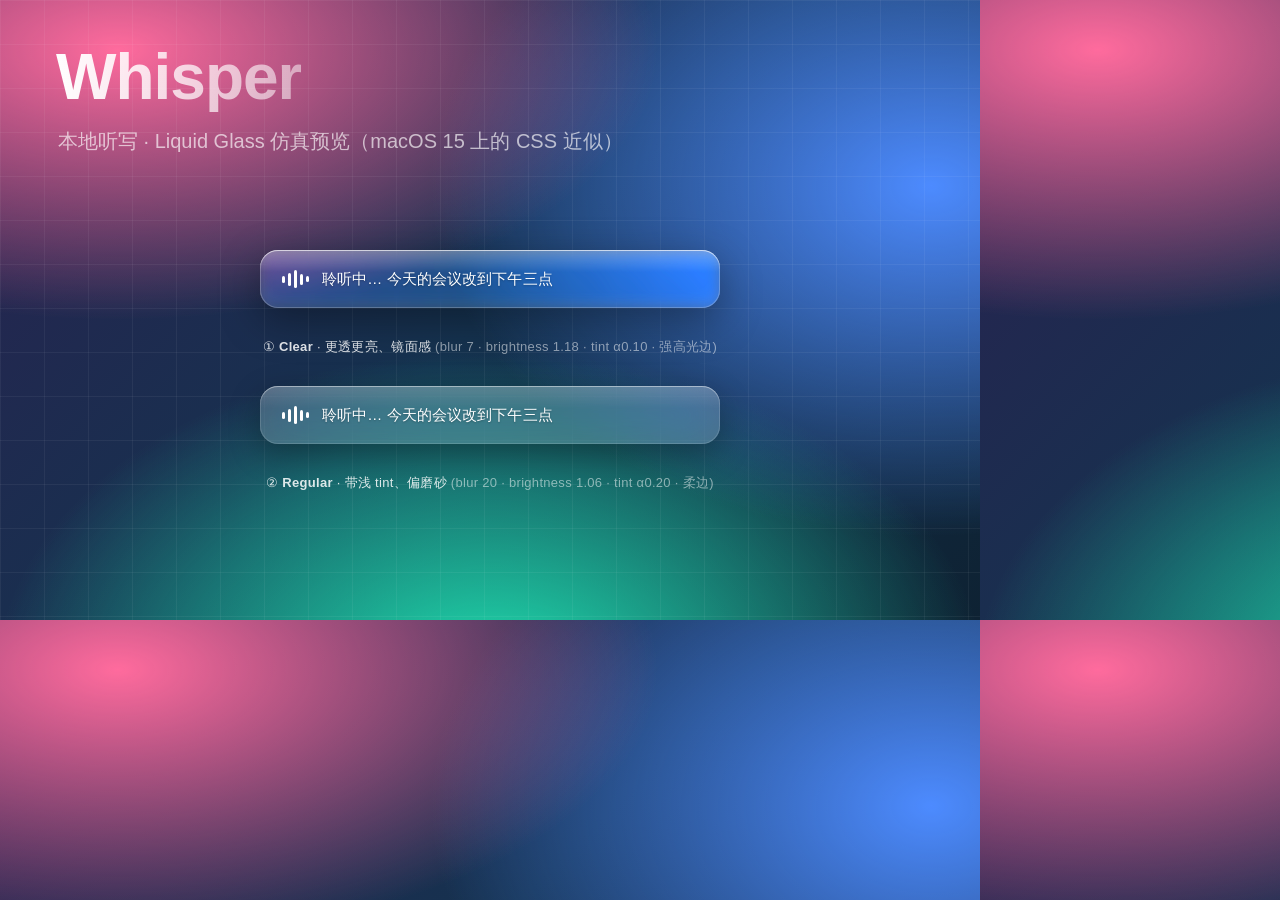
<file: web/glass_preview.html>
<!DOCTYPE html>
<html lang="zh">
<head>
<meta charset="utf-8">
<title>Liquid Glass 仿真预览 · Clear vs Regular</title>
<style>
  * { box-sizing: border-box; margin: 0; padding: 0; }
  html, body { width: 980px; height: 620px; overflow: hidden;
    font-family: -apple-system, "SF Pro Text", "PingFang SC", sans-serif; }
  /* 一张“桌面”，给玻璃东西去折射/模糊：彩色渐变 + 一点内容 */
  body {
    background:
      radial-gradient(1200px 600px at 12% 8%, #ff6b9d 0%, transparent 45%),
      radial-gradient(1000px 700px at 95% 30%, #4d8bff 0%, transparent 50%),
      radial-gradient(900px 600px at 50% 110%, #20e3b2 0%, transparent 55%),
      linear-gradient(135deg, #2a2150 0%, #15324f 50%, #0e2233 100%);
    position: relative;
  }
  .deco { position: absolute; color: rgba(255,255,255,0.9); }
  .deco.title { top: 40px; left: 56px; font-size: 64px; font-weight: 800; letter-spacing: -1px;
    background: linear-gradient(90deg,#fff,rgba(255,255,255,0.5)); -webkit-background-clip: text; -webkit-text-fill-color: transparent; }
  .deco.sub { top: 128px; left: 58px; font-size: 20px; color: rgba(255,255,255,0.65); }
  .grid { position:absolute; inset:0; background-image:
      linear-gradient(rgba(255,255,255,0.05) 1px, transparent 1px),
      linear-gradient(90deg, rgba(255,255,255,0.05) 1px, transparent 1px);
    background-size: 44px 44px; }

  .stage { position: absolute; left: 0; right: 0; display: flex; flex-direction: column;
    align-items: center; gap: 30px; }
  .stage.s1 { top: 250px; }
  .label { color: #fff; font-size: 13px; opacity: 0.85; letter-spacing: 0.3px; }
  .label b { font-weight: 700; }
  .label span { opacity: 0.6; }

  /* —— 听写悬浮条 —— */
  .bar {
    --radius: 18px;
    --w: 460px; --h: 58px;
    width: var(--w); height: var(--h);
    display: flex; align-items: center; gap: 13px; padding: 0 22px;
    border-radius: var(--radius);
    color: #fff; position: relative; isolation: isolate;
  }
  /* Clear：更透更亮、镜面感（低模糊 + 提亮提饱和 + 强高光边） */
  .clear {
    background: rgba(255,255,255,0.10);
    -webkit-backdrop-filter: blur(7px) saturate(180%) brightness(1.18);
    backdrop-filter: blur(7px) saturate(180%) brightness(1.18);
    box-shadow:
      inset 0 1px 0 rgba(255,255,255,0.55),          /* 顶部镜面高光 */
      inset 0 0 0 1px rgba(255,255,255,0.22),         /* 通透亮边 */
      inset 0 -8px 18px rgba(255,255,255,0.06),
      0 12px 40px rgba(0,0,0,0.34);
  }
  /* Regular：带浅 tint、偏磨砂（高模糊 + 浅白 tint + 柔边） */
  .regular {
    background: rgba(255,255,255,0.20);
    -webkit-backdrop-filter: blur(20px) saturate(130%) brightness(1.06);
    backdrop-filter: blur(20px) saturate(130%) brightness(1.06);
    box-shadow:
      inset 0 1px 0 rgba(255,255,255,0.35),
      inset 0 0 0 1px rgba(255,255,255,0.14),
      0 10px 32px rgba(0,0,0,0.30);
  }
  /* 顶部一层镜面 sheen（Clear 更明显） */
  .bar::before {
    content:""; position:absolute; inset:0; border-radius: inherit; pointer-events:none;
    background: linear-gradient(180deg, rgba(255,255,255,0.28) 0%, rgba(255,255,255,0.0) 38%);
  }
  .clear::before { opacity: 1; }
  .regular::before { opacity: 0.5; }

  .wave { display:flex; align-items:center; gap:3px; height:18px; flex:0 0 auto; }
  .wave i { width:3px; border-radius:2px; background:#fff; display:block; }
  .wave i:nth-child(1){height:7px} .wave i:nth-child(2){height:13px}
  .wave i:nth-child(3){height:18px} .wave i:nth-child(4){height:11px} .wave i:nth-child(5){height:6px}
  .txt { font-size:15px; letter-spacing:0.1px; white-space:nowrap; text-shadow: 0 1px 2px rgba(0,0,0,0.25); }
</style>
</head>
<body>
  <div class="grid"></div>
  <div class="deco title">Whisper</div>
  <div class="deco sub">本地听写 · Liquid Glass 仿真预览（macOS 15 上的 CSS 近似）</div>

  <div class="stage s1">
    <div class="bar clear">
      <div class="wave"><i></i><i></i><i></i><i></i><i></i></div>
      <div class="txt">聆听中… 今天的会议改到下午三点</div>
    </div>
    <div class="label">① <b>Clear</b> · 更透更亮、镜面感 <span>(blur 7 · brightness 1.18 · tint α0.10 · 强高光边)</span></div>

    <div class="bar regular">
      <div class="wave"><i></i><i></i><i></i><i></i><i></i></div>
      <div class="txt">聆听中… 今天的会议改到下午三点</div>
    </div>
    <div class="label">② <b>Regular</b> · 带浅 tint、偏磨砂 <span>(blur 20 · brightness 1.06 · tint α0.20 · 柔边)</span></div>
  </div>
</body>
</html>
</file>
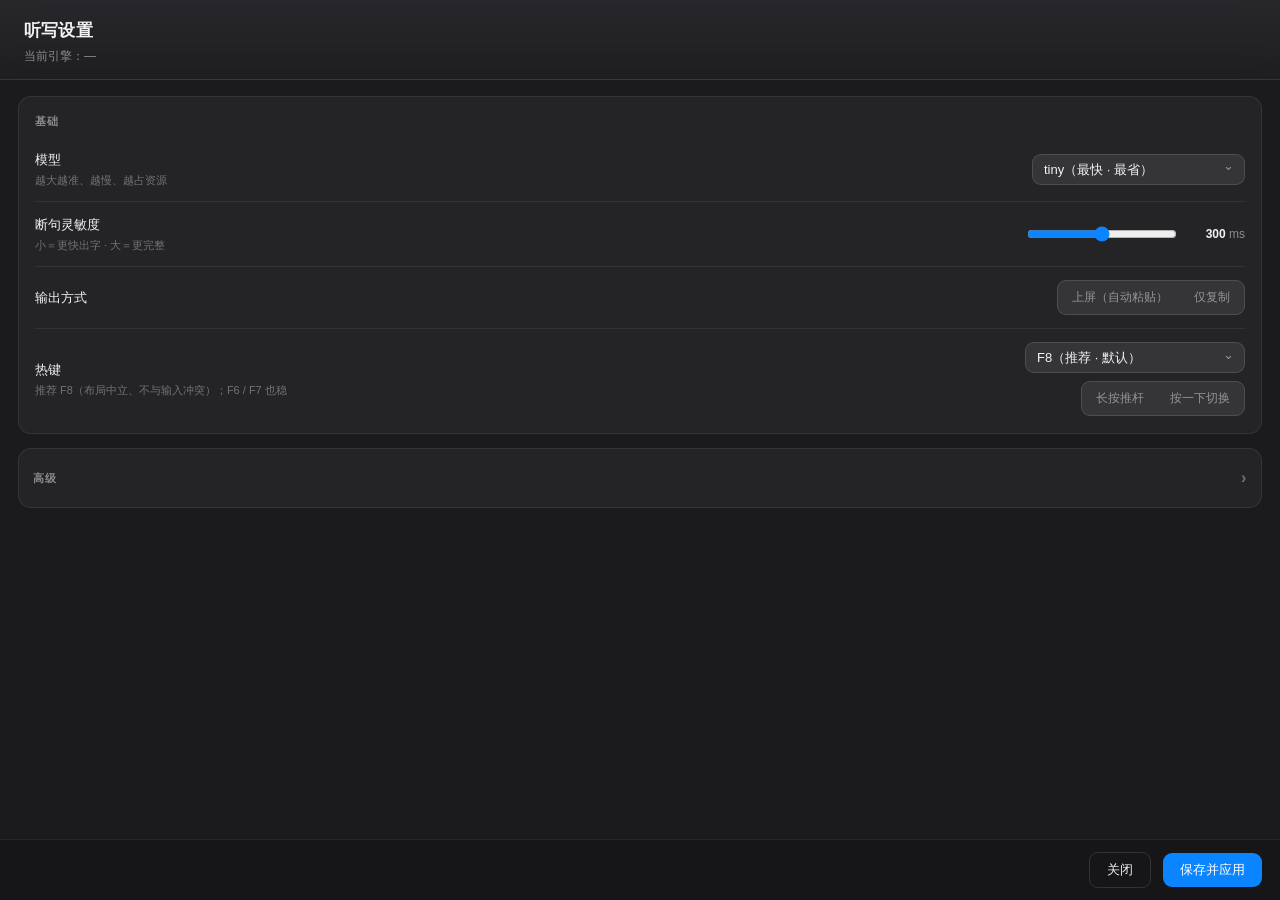
<file: web/settings.html>
<!DOCTYPE html>
<html lang="zh">
<head>
  <meta charset="utf-8">
  <meta name="viewport" content="width=device-width, initial-scale=1">
  <link rel="stylesheet" href="settings.css">
  <title>听写设置</title>
</head>
<body>
  <!-- 顶部：带一点玻璃质感的标题区 -->
  <header id="topbar">
    <div class="title-wrap">
      <h1>听写设置</h1>
      <p id="engine-now" class="muted">当前引擎：—</p>
    </div>
  </header>

  <main>
    <!-- ============ 基础 ============ -->
    <section class="card">
      <div class="card-head">基础</div>

      <div class="row">
        <div class="row-label"><label for="model">模型</label><span class="hint">越大越准、越慢、越占资源</span></div>
        <div class="control">
          <div class="select-wrap">
            <select id="model">
              <option value="tiny">tiny（最快 · 最省）</option>
              <option value="base">base</option>
              <option value="small">small</option>
              <option value="large-v3-turbo">large-v3-turbo（默认 · 最准）</option>
            </select>
          </div>
        </div>
      </div>

      <div class="row">
        <div class="row-label"><label for="min_silence_ms">断句灵敏度</label><span class="hint">小＝更快出字 · 大＝更完整</span></div>
        <div class="control range">
          <input type="range" id="min_silence_ms" min="100" max="1000" step="50">
          <output class="pill-val"><b id="min_silence_ms_val">300</b> ms</output>
        </div>
      </div>

      <div class="row">
        <div class="row-label"><label>输出方式</label></div>
        <div class="control">
          <div class="seg" id="output_mode">
            <button type="button" data-v="paste">上屏（自动粘贴）</button>
            <button type="button" data-v="copy">仅复制</button>
          </div>
        </div>
      </div>

      <div class="row">
        <div class="row-label"><label for="hotkey">热键</label><span class="hint">推荐 F8（布局中立、不与输入冲突）；F6 / F7 也稳</span></div>
        <div class="control col">
          <div class="select-wrap">
            <select id="hotkey">
              <option value="f8">F8（推荐 · 默认）</option>
              <option value="f6">F6</option>
              <option value="f7">F7</option>
              <option value="ctrl_r">右 Ctrl</option>
              <option value="shift_r">右 Shift</option>
              <option value="alt_r">右 Alt（欧洲键盘慎用 · AltGr）</option>
              <option value="alt_l">左 Alt</option>
            </select>
          </div>
          <div class="seg" id="hotkey_mode">
            <button type="button" data-v="hold">长按推杆</button>
            <button type="button" data-v="toggle">按一下切换</button>
          </div>
        </div>
      </div>
    </section>

    <!-- ============ 高级 ============ -->
    <section class="card">
      <div class="card-head collapsible" id="adv-toggle">
        <span>高级</span><span class="chev">›</span>
      </div>
      <div id="adv-body" class="hidden">
        <div class="row">
          <div class="row-label"><label for="engine">引擎</label><span class="hint" id="engine-hint">“自动”：Apple Silicon 用 mlx，其它用 CPU</span></div>
          <div class="control">
            <div class="select-wrap">
              <select id="engine">
                <option value="auto">自动</option>
                <option value="mlx">mlx（Apple GPU）</option>
                <option value="faster-whisper">faster-whisper（CPU）</option>
              </select>
            </div>
          </div>
        </div>

        <div class="row">
          <div class="row-label"><label for="vad_threshold">环境灵敏度</label><span class="hint">嘈杂调高、安静调低</span></div>
          <div class="control range">
            <input type="range" id="vad_threshold" min="0.1" max="0.9" step="0.05">
            <output class="pill-val">阈值 <b id="vad_threshold_val">0.50</b></output>
          </div>
        </div>

        <div class="row">
          <div class="row-label"><label for="quality_mode">质量模式</label><span class="hint">开＝更准更慢 · 关＝速度优先</span></div>
          <div class="control">
            <label class="switch">
              <input type="checkbox" id="quality_mode">
              <span class="slider"></span>
            </label>
          </div>
        </div>
      </div>
    </section>
  </main>

  <footer>
    <span id="status" class="muted"></span>
    <div class="spacer"></div>
    <button type="button" id="cancel" class="ghost">关闭</button>
    <button type="button" id="save" class="primary">保存并应用</button>
  </footer>

  <script src="settings.js"></script>
</body>
</html>
</file>
<file: web/settings.css>
/* 设置面板 · 干净精致、与悬浮窗成一套（深色、SF 字体层级、统一控件、合理留白）。
   不做全玻璃垫底（表单可读性优先）；仅顶部标题区带一点玻璃质感。 */
:root {
  --bg: #1b1b1e;
  --card: rgba(255, 255, 255, 0.045);
  --card-line: rgba(255, 255, 255, 0.07);
  --fg: #f3f3f6;
  --muted: rgba(243, 243, 246, 0.5);
  --muted2: rgba(243, 243, 246, 0.38);
  --accent: #0a84ff;
  --accent-2: #34c759;
  --ctrl: rgba(255, 255, 255, 0.08);
  --ctrl-line: rgba(255, 255, 255, 0.12);
  --radius: 13px;
}
* { box-sizing: border-box; margin: 0; padding: 0; }
html, body {
  height: 100%;
  background: var(--bg);
  color: var(--fg);
  font: 13px/1.5 -apple-system, "SF Pro Text", "PingFang SC", "Helvetica Neue", sans-serif;
  -webkit-font-smoothing: antialiased;
  -webkit-user-select: none; user-select: none;
}
body { display: flex; flex-direction: column; height: 100vh; }

/* —— 顶部标题区（带一点玻璃质感）—— */
#topbar {
  position: sticky; top: 0; z-index: 5;
  padding: 18px 24px 14px;
  background: linear-gradient(180deg, rgba(255,255,255,0.06), rgba(255,255,255,0.015));
  -webkit-backdrop-filter: blur(18px) saturate(150%);
  backdrop-filter: blur(18px) saturate(150%);
  border-bottom: 1px solid var(--card-line);
}
h1 { font-size: 17px; font-weight: 600; letter-spacing: 0.2px; }
#engine-now { margin-top: 3px; }
.muted { color: var(--muted); font-size: 12px; }

/* —— 内容区 —— */
main { flex: 1 1 auto; overflow-y: auto; padding: 16px 18px 8px; display: flex; flex-direction: column; gap: 14px; }

.card {
  background: var(--card);
  border: 1px solid var(--card-line);
  border-radius: var(--radius);
  padding: 4px 16px;
}
.card-head {
  font-size: 11px; font-weight: 600; text-transform: uppercase; letter-spacing: 0.7px;
  color: var(--muted); padding: 12px 0 8px;
}
.card-head.collapsible {
  display: flex; align-items: center; justify-content: space-between;
  cursor: pointer; padding: 13px 0; margin: 0 -2px;
}
.chev { font-size: 16px; color: var(--muted2); transition: transform 0.18s ease; }
.card-head.open .chev { transform: rotate(90deg); }

/* 行：左标签(含 hint) / 右控件 */
.row {
  display: flex; align-items: center; justify-content: space-between; gap: 16px;
  padding: 13px 0; border-top: 1px solid var(--card-line);
}
.card-head + .row, .card-head.collapsible + #adv-body .row:first-child { border-top: 0; }
#adv-body .row:first-child { border-top: 0; }
.row-label { display: flex; flex-direction: column; gap: 2px; min-width: 0; }
.row-label label { font-size: 13px; color: var(--fg); }
.hint { font-size: 11px; color: var(--muted2); }
.control { display: flex; align-items: center; gap: 10px; flex: 0 0 auto; }
.control.col { flex-direction: column; align-items: flex-end; gap: 8px; }
.control.range { min-width: 200px; }

/* —— 下拉（自定义箭头）—— */
.select-wrap { position: relative; }
.select-wrap::after {
  content: "⌄"; position: absolute; right: 11px; top: 50%; transform: translateY(-65%);
  color: var(--muted); pointer-events: none; font-size: 13px;
}
select {
  appearance: none; -webkit-appearance: none;
  background: var(--ctrl); color: var(--fg);
  border: 1px solid var(--ctrl-line); border-radius: 9px;
  padding: 7px 30px 7px 11px; font-size: 13px; min-width: 190px; cursor: pointer;
}
select:focus { outline: none; border-color: var(--accent); }
select:disabled { opacity: 0.45; }

/* —— 滑块 —— */
input[type=range] { width: 150px; accent-color: var(--accent); cursor: pointer; }
.pill-val {
  font-size: 12px; color: var(--muted); min-width: 58px; text-align: right;
}
.pill-val b { color: var(--fg); font-variant-numeric: tabular-nums; }

/* —— 分段控件 —— */
.seg {
  display: inline-flex; background: var(--ctrl); border: 1px solid var(--ctrl-line);
  border-radius: 9px; padding: 2px; gap: 2px;
}
.seg button {
  appearance: none; border: 0; background: transparent; color: var(--muted);
  padding: 6px 12px; font-size: 12px; border-radius: 7px; cursor: pointer; white-space: nowrap;
  transition: background 0.15s, color 0.15s;
}
.seg button.active { background: var(--accent); color: #fff; box-shadow: 0 1px 3px rgba(0,0,0,0.25); }

/* —— 开关 —— */
.switch { position: relative; display: inline-block; width: 42px; height: 25px; }
.switch input { display: none; }
.slider { position: absolute; inset: 0; background: var(--ctrl); border: 1px solid var(--ctrl-line); border-radius: 999px; transition: 0.18s; }
.slider::before { content: ""; position: absolute; width: 19px; height: 19px; left: 3px; top: 2px; background: #fff; border-radius: 50%; transition: 0.18s; box-shadow: 0 1px 3px rgba(0,0,0,0.3); }
.switch input:checked + .slider { background: var(--accent-2); border-color: var(--accent-2); }
.switch input:checked + .slider::before { transform: translateX(17px); }

/* —— 底部 —— */
footer {
  display: flex; align-items: center; gap: 12px;
  padding: 12px 18px; border-top: 1px solid var(--card-line);
  background: rgba(0,0,0,0.18);
}
.spacer { flex: 1; }
button.primary, button.ghost { appearance: none; border-radius: 9px; padding: 8px 17px; font-size: 13px; cursor: pointer; font-weight: 500; }
button.primary { background: var(--accent); color: #fff; border: 0; }
button.primary:hover { filter: brightness(1.08); }
button.primary:disabled { opacity: 0.5; cursor: default; }
button.ghost { background: transparent; color: var(--fg); border: 1px solid var(--ctrl-line); }
button.ghost:hover { background: var(--ctrl); }
#status.ok { color: var(--accent-2); }
#status.err { color: #ff6b6b; }

.hidden { display: none; }

::-webkit-scrollbar { width: 9px; }
::-webkit-scrollbar-thumb { background: rgba(255,255,255,0.14); border-radius: 5px; border: 2px solid transparent; background-clip: padding-box; }
</file>
